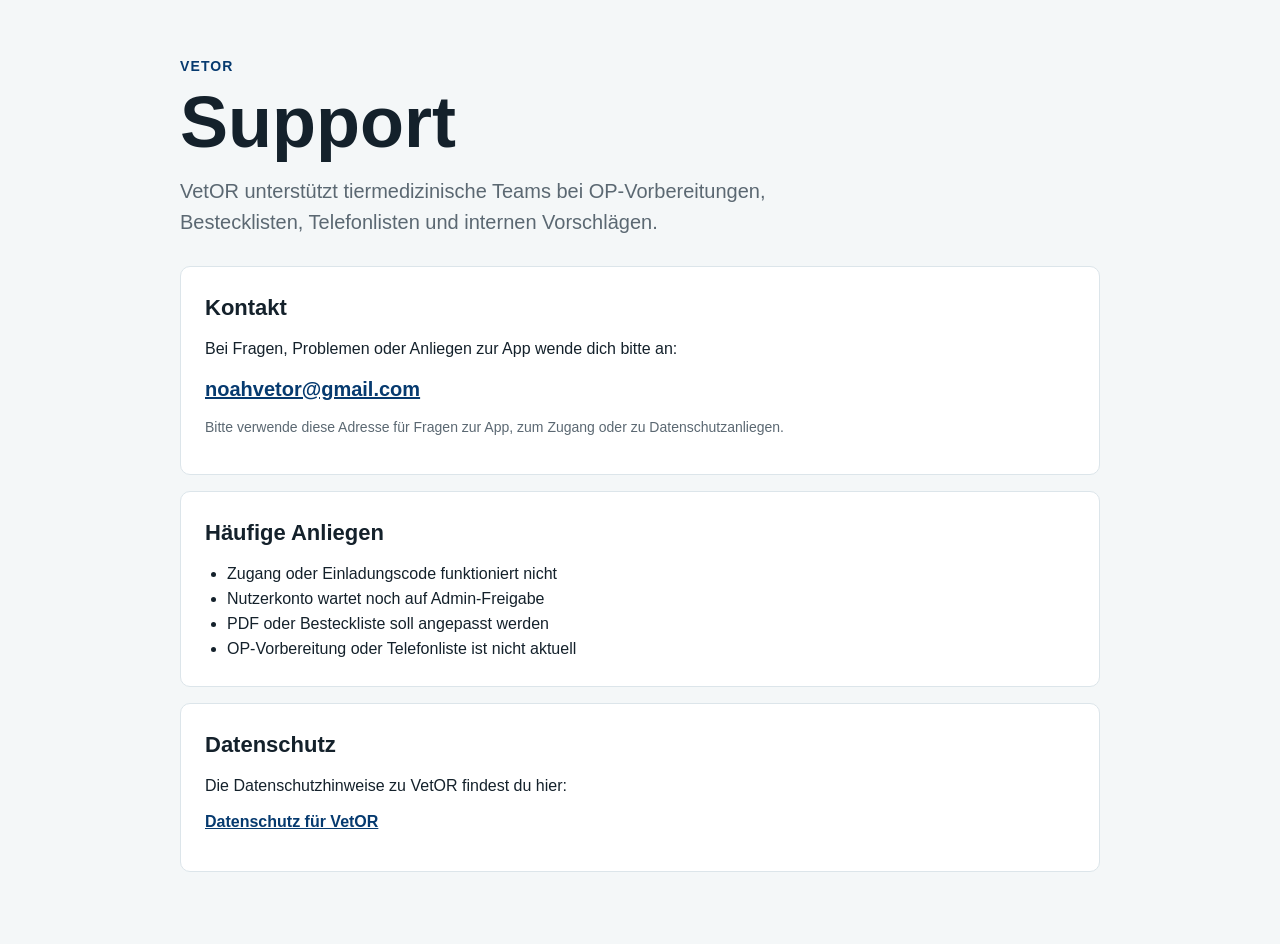
<file: index.html>
<!doctype html>
<html lang="de">
<head>
  <meta charset="utf-8">
  <meta name="viewport" content="width=device-width, initial-scale=1">
  <title>VetOR Support</title>
  <link rel="stylesheet" href="style.css">
</head>
<body>
  <main class="page">
    <section class="hero">
      <p class="eyebrow">VetOR</p>
      <h1>Support</h1>
      <p class="lead">
        VetOR unterstützt tiermedizinische Teams bei OP-Vorbereitungen,
        Bestecklisten, Telefonlisten und internen Vorschlägen.
      </p>
    </section>

    <section class="content">
      <h2>Kontakt</h2>
      <p>
        Bei Fragen, Problemen oder Anliegen zur App wende dich bitte an:
      </p>
      <p class="contact">
        <a href="mailto:noahvetor@gmail.com">noahvetor@gmail.com</a>
      </p>
      <p class="note">
        Bitte verwende diese Adresse für Fragen zur App, zum Zugang oder zu
        Datenschutzanliegen.
      </p>
    </section>

    <section class="content">
      <h2>Häufige Anliegen</h2>
      <ul>
        <li>Zugang oder Einladungscode funktioniert nicht</li>
        <li>Nutzerkonto wartet noch auf Admin-Freigabe</li>
        <li>PDF oder Besteckliste soll angepasst werden</li>
        <li>OP-Vorbereitung oder Telefonliste ist nicht aktuell</li>
      </ul>
    </section>

    <section class="content">
      <h2>Datenschutz</h2>
      <p>
        Die Datenschutzhinweise zu VetOR findest du hier:
      </p>
      <p>
        <a href="datenschutz.html">Datenschutz für VetOR</a>
      </p>
    </section>
  </main>
</body>
</html>
</file>
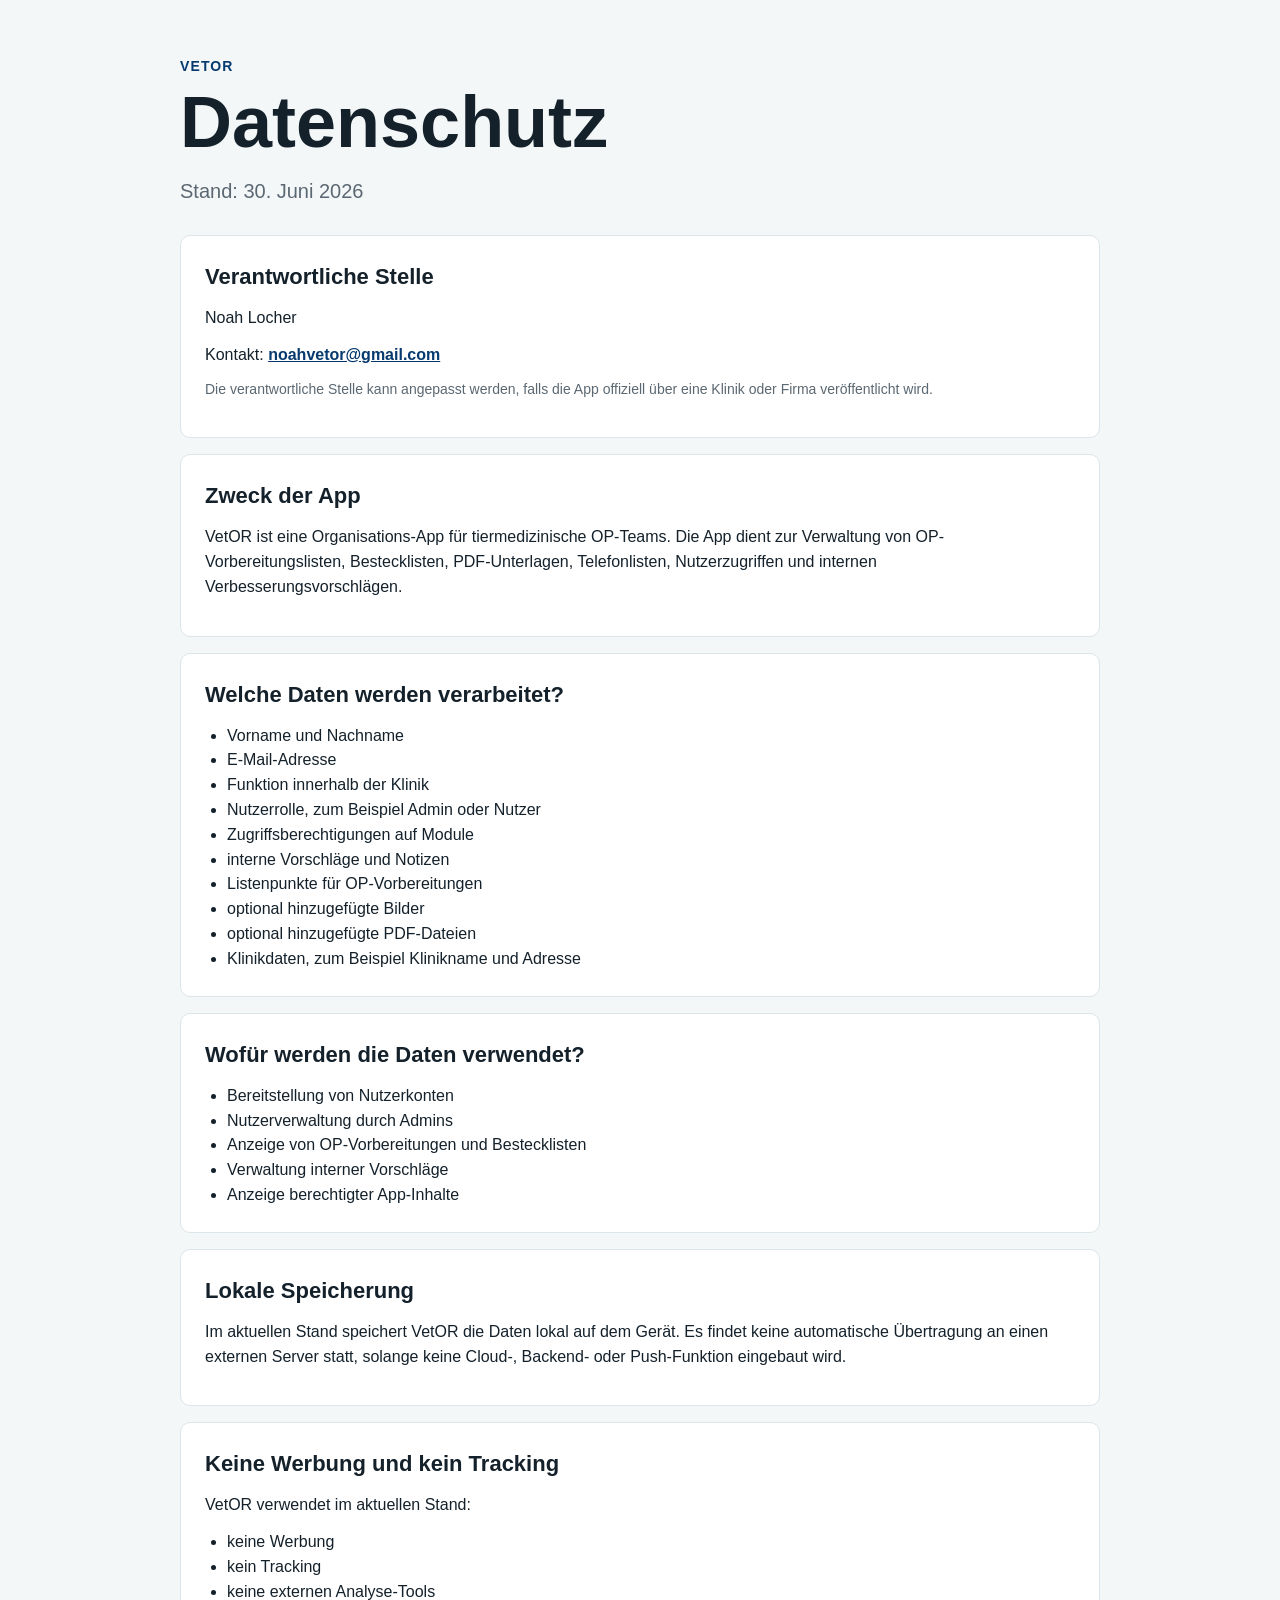
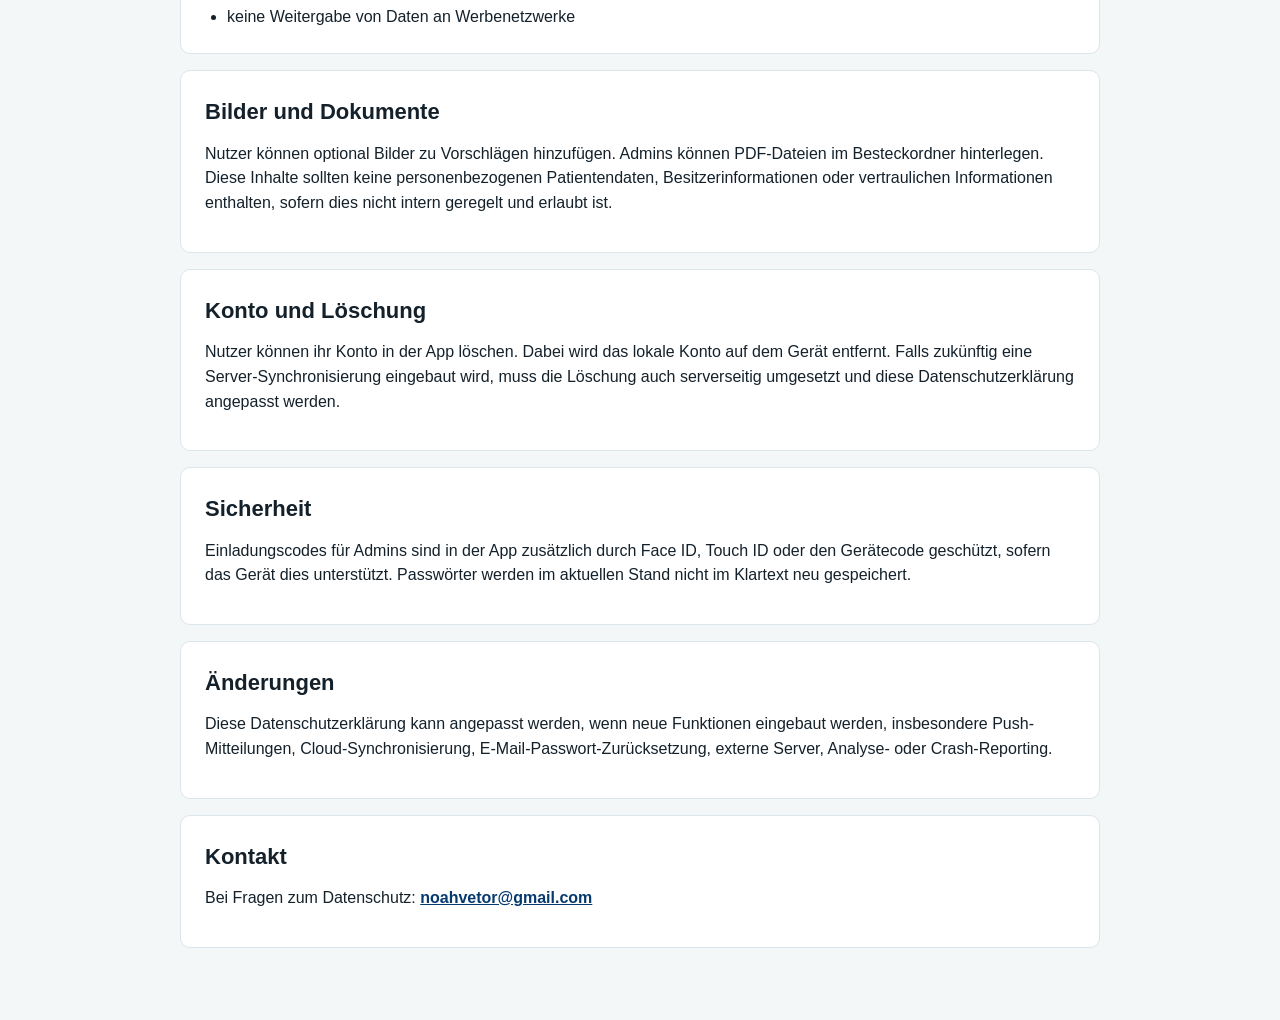
<file: datenschutz.html>
<!doctype html>
<html lang="de">
<head>
  <meta charset="utf-8">
  <meta name="viewport" content="width=device-width, initial-scale=1">
  <title>VetOR Datenschutz</title>
  <link rel="stylesheet" href="style.css">
</head>
<body>
  <main class="page">
    <section class="hero">
      <p class="eyebrow">VetOR</p>
      <h1>Datenschutz</h1>
      <p class="lead">Stand: 30. Juni 2026</p>
    </section>

    <section class="content">
      <h2>Verantwortliche Stelle</h2>
      <p>Noah Locher</p>
      <p>
        Kontakt:
        <a href="mailto:noahvetor@gmail.com">noahvetor@gmail.com</a>
      </p>
      <p class="note">
        Die verantwortliche Stelle kann angepasst werden, falls die App offiziell
        über eine Klinik oder Firma veröffentlicht wird.
      </p>
    </section>

    <section class="content">
      <h2>Zweck der App</h2>
      <p>
        VetOR ist eine Organisations-App für tiermedizinische OP-Teams. Die App
        dient zur Verwaltung von OP-Vorbereitungslisten, Bestecklisten,
        PDF-Unterlagen, Telefonlisten, Nutzerzugriffen und internen
        Verbesserungsvorschlägen.
      </p>
    </section>

    <section class="content">
      <h2>Welche Daten werden verarbeitet?</h2>
      <ul>
        <li>Vorname und Nachname</li>
        <li>E-Mail-Adresse</li>
        <li>Funktion innerhalb der Klinik</li>
        <li>Nutzerrolle, zum Beispiel Admin oder Nutzer</li>
        <li>Zugriffsberechtigungen auf Module</li>
        <li>interne Vorschläge und Notizen</li>
        <li>Listenpunkte für OP-Vorbereitungen</li>
        <li>optional hinzugefügte Bilder</li>
        <li>optional hinzugefügte PDF-Dateien</li>
        <li>Klinikdaten, zum Beispiel Klinikname und Adresse</li>
      </ul>
    </section>

    <section class="content">
      <h2>Wofür werden die Daten verwendet?</h2>
      <ul>
        <li>Bereitstellung von Nutzerkonten</li>
        <li>Nutzerverwaltung durch Admins</li>
        <li>Anzeige von OP-Vorbereitungen und Bestecklisten</li>
        <li>Verwaltung interner Vorschläge</li>
        <li>Anzeige berechtigter App-Inhalte</li>
      </ul>
    </section>

    <section class="content">
      <h2>Lokale Speicherung</h2>
      <p>
        Im aktuellen Stand speichert VetOR die Daten lokal auf dem Gerät. Es
        findet keine automatische Übertragung an einen externen Server statt,
        solange keine Cloud-, Backend- oder Push-Funktion eingebaut wird.
      </p>
    </section>

    <section class="content">
      <h2>Keine Werbung und kein Tracking</h2>
      <p>VetOR verwendet im aktuellen Stand:</p>
      <ul>
        <li>keine Werbung</li>
        <li>kein Tracking</li>
        <li>keine externen Analyse-Tools</li>
        <li>keine Weitergabe von Daten an Werbenetzwerke</li>
      </ul>
    </section>

    <section class="content">
      <h2>Bilder und Dokumente</h2>
      <p>
        Nutzer können optional Bilder zu Vorschlägen hinzufügen. Admins können
        PDF-Dateien im Besteckordner hinterlegen. Diese Inhalte sollten keine
        personenbezogenen Patientendaten, Besitzerinformationen oder vertraulichen
        Informationen enthalten, sofern dies nicht intern geregelt und erlaubt ist.
      </p>
    </section>

    <section class="content">
      <h2>Konto und Löschung</h2>
      <p>
        Nutzer können ihr Konto in der App löschen. Dabei wird das lokale Konto
        auf dem Gerät entfernt. Falls zukünftig eine Server-Synchronisierung
        eingebaut wird, muss die Löschung auch serverseitig umgesetzt und diese
        Datenschutzerklärung angepasst werden.
      </p>
    </section>

    <section class="content">
      <h2>Sicherheit</h2>
      <p>
        Einladungscodes für Admins sind in der App zusätzlich durch Face ID,
        Touch ID oder den Gerätecode geschützt, sofern das Gerät dies unterstützt.
        Passwörter werden im aktuellen Stand nicht im Klartext neu gespeichert.
      </p>
    </section>

    <section class="content">
      <h2>Änderungen</h2>
      <p>
        Diese Datenschutzerklärung kann angepasst werden, wenn neue Funktionen
        eingebaut werden, insbesondere Push-Mitteilungen, Cloud-Synchronisierung,
        E-Mail-Passwort-Zurücksetzung, externe Server, Analyse- oder
        Crash-Reporting.
      </p>
    </section>

    <section class="content">
      <h2>Kontakt</h2>
      <p>
        Bei Fragen zum Datenschutz:
        <a href="mailto:noahvetor@gmail.com">noahvetor@gmail.com</a>
      </p>
    </section>
  </main>
</body>
</html>
</file>
<file: style.css>
:root {
  color-scheme: light dark;
  --bg: #f4f7f8;
  --text: #14212b;
  --muted: #5b6872;
  --card: #ffffff;
  --line: #dce5ea;
  --accent: #063a6f;
}

@media (prefers-color-scheme: dark) {
  :root {
    --bg: #0d141b;
    --text: #edf4f8;
    --muted: #a9b6bf;
    --card: #141f28;
    --line: #263642;
    --accent: #7bb7ff;
  }
}

* {
  box-sizing: border-box;
}

body {
  margin: 0;
  background: var(--bg);
  color: var(--text);
  font-family: -apple-system, BlinkMacSystemFont, "Segoe UI", sans-serif;
  line-height: 1.55;
}

a {
  color: var(--accent);
  font-weight: 700;
}

.page {
  width: min(920px, calc(100% - 32px));
  margin: 0 auto;
  padding: 56px 0;
}

.hero {
  margin-bottom: 28px;
}

.eyebrow {
  margin: 0 0 8px;
  color: var(--accent);
  font-size: 14px;
  font-weight: 800;
  text-transform: uppercase;
  letter-spacing: 0.08em;
}

h1 {
  margin: 0;
  font-size: clamp(40px, 7vw, 72px);
  line-height: 1;
}

h2 {
  margin: 0 0 12px;
  font-size: 22px;
}

p {
  margin: 0 0 12px;
}

ul {
  margin: 0;
  padding-left: 22px;
}

.lead {
  max-width: 680px;
  margin-top: 18px;
  color: var(--muted);
  font-size: 20px;
}

.content {
  margin: 16px 0;
  padding: 24px;
  background: var(--card);
  border: 1px solid var(--line);
  border-radius: 10px;
}

.contact {
  font-size: 20px;
}

.note {
  color: var(--muted);
  font-size: 14px;
}
</file>
